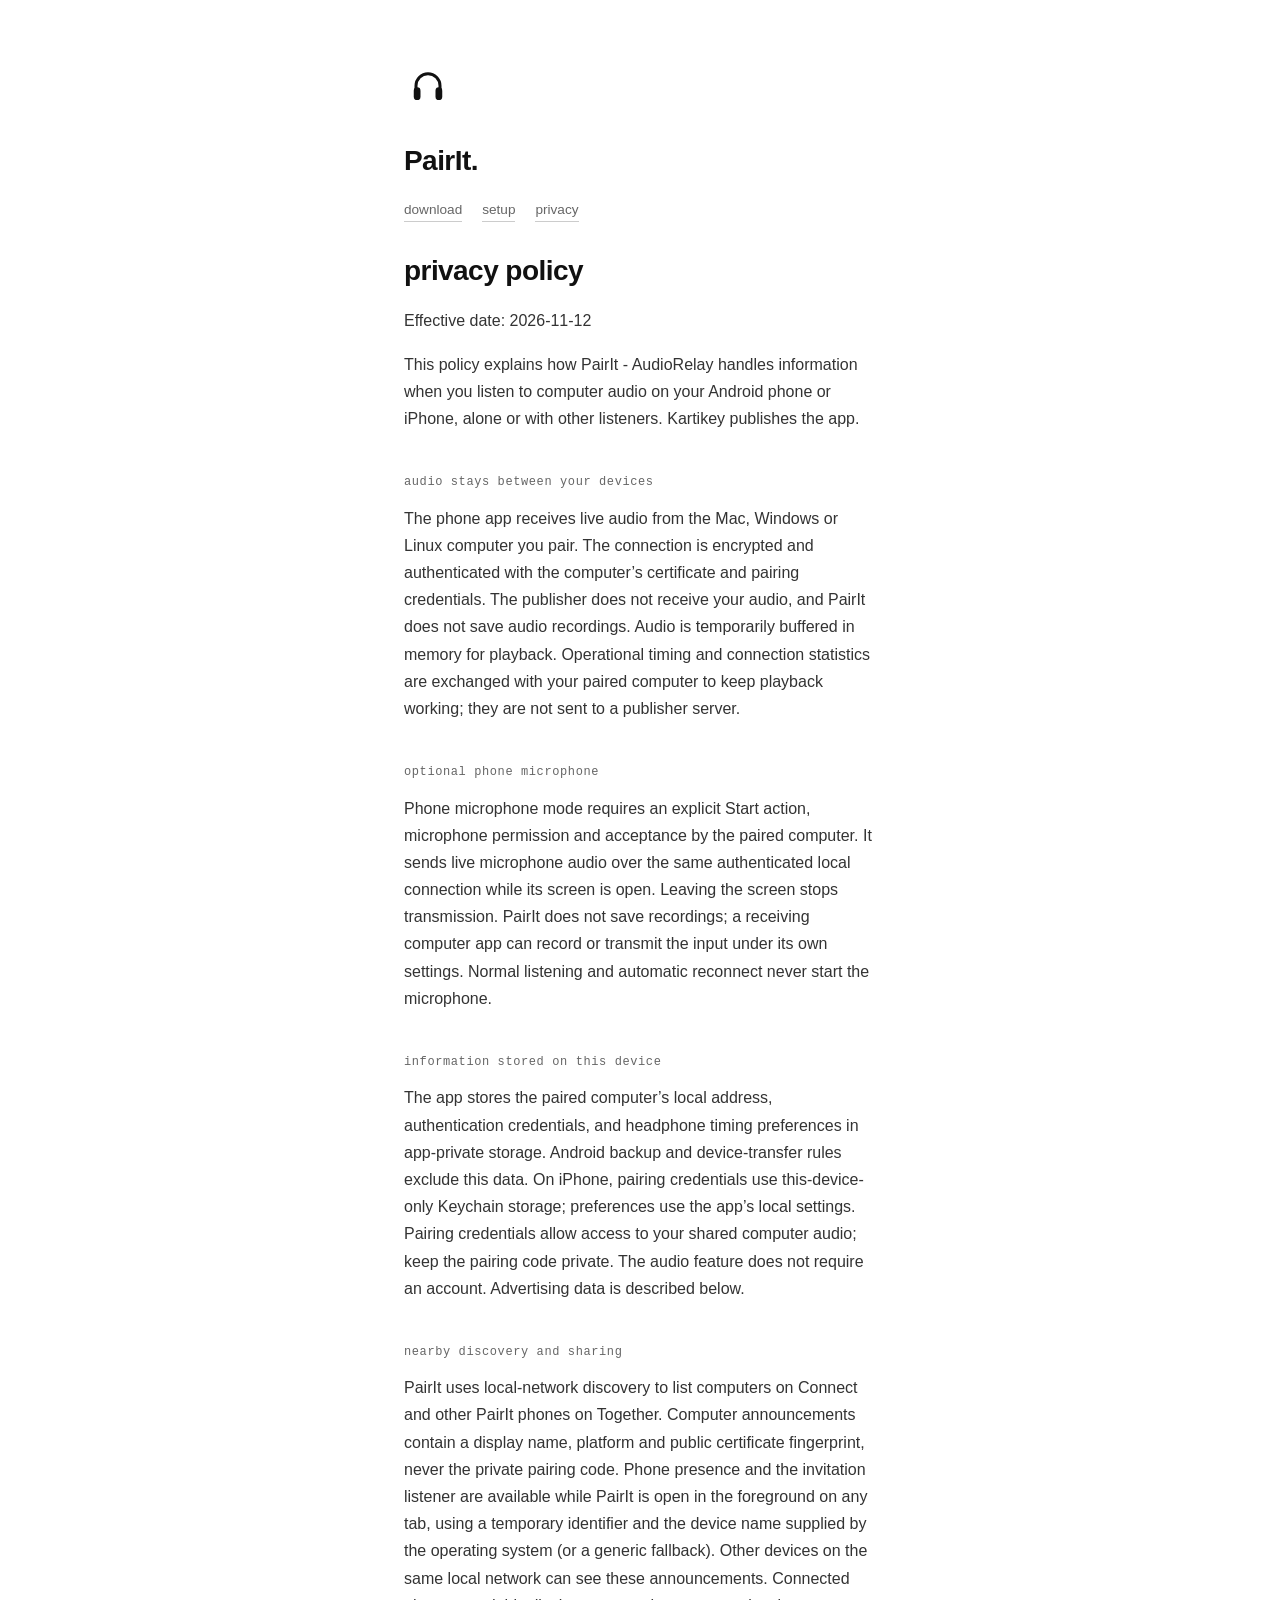
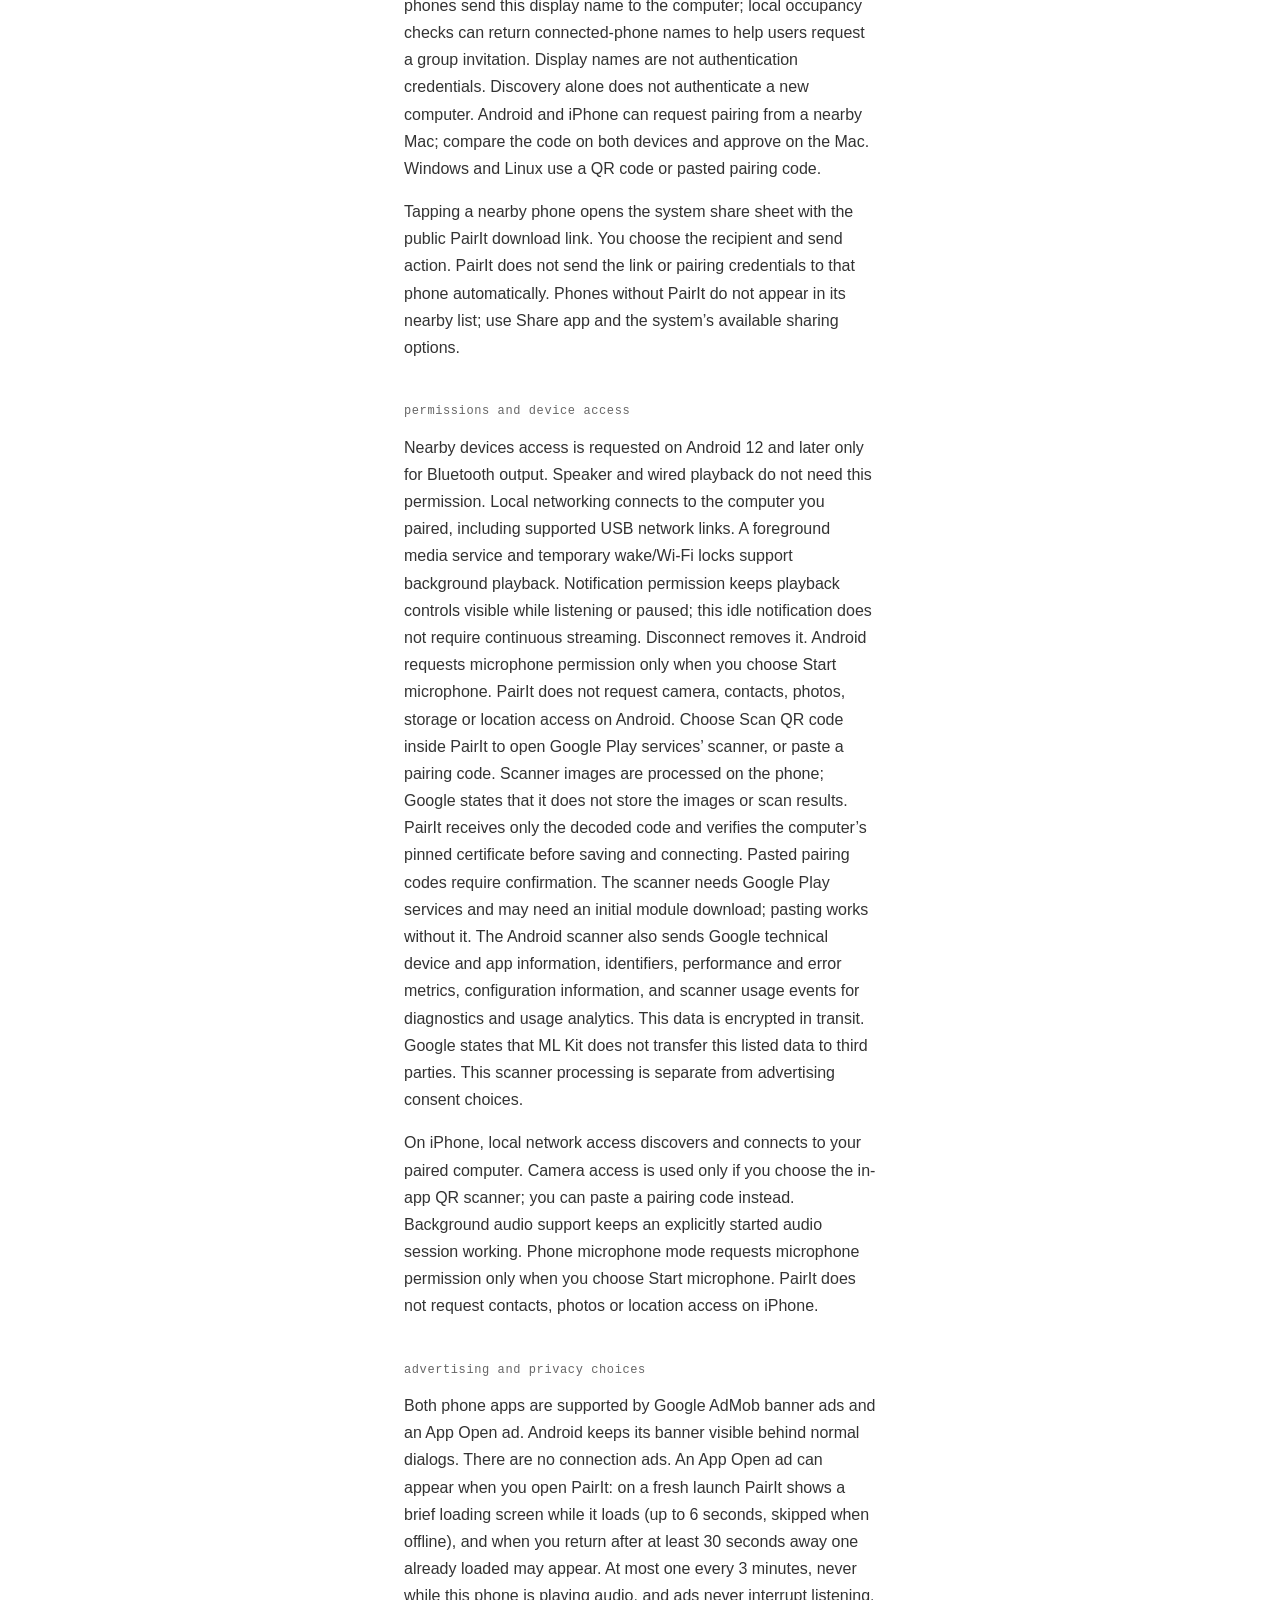
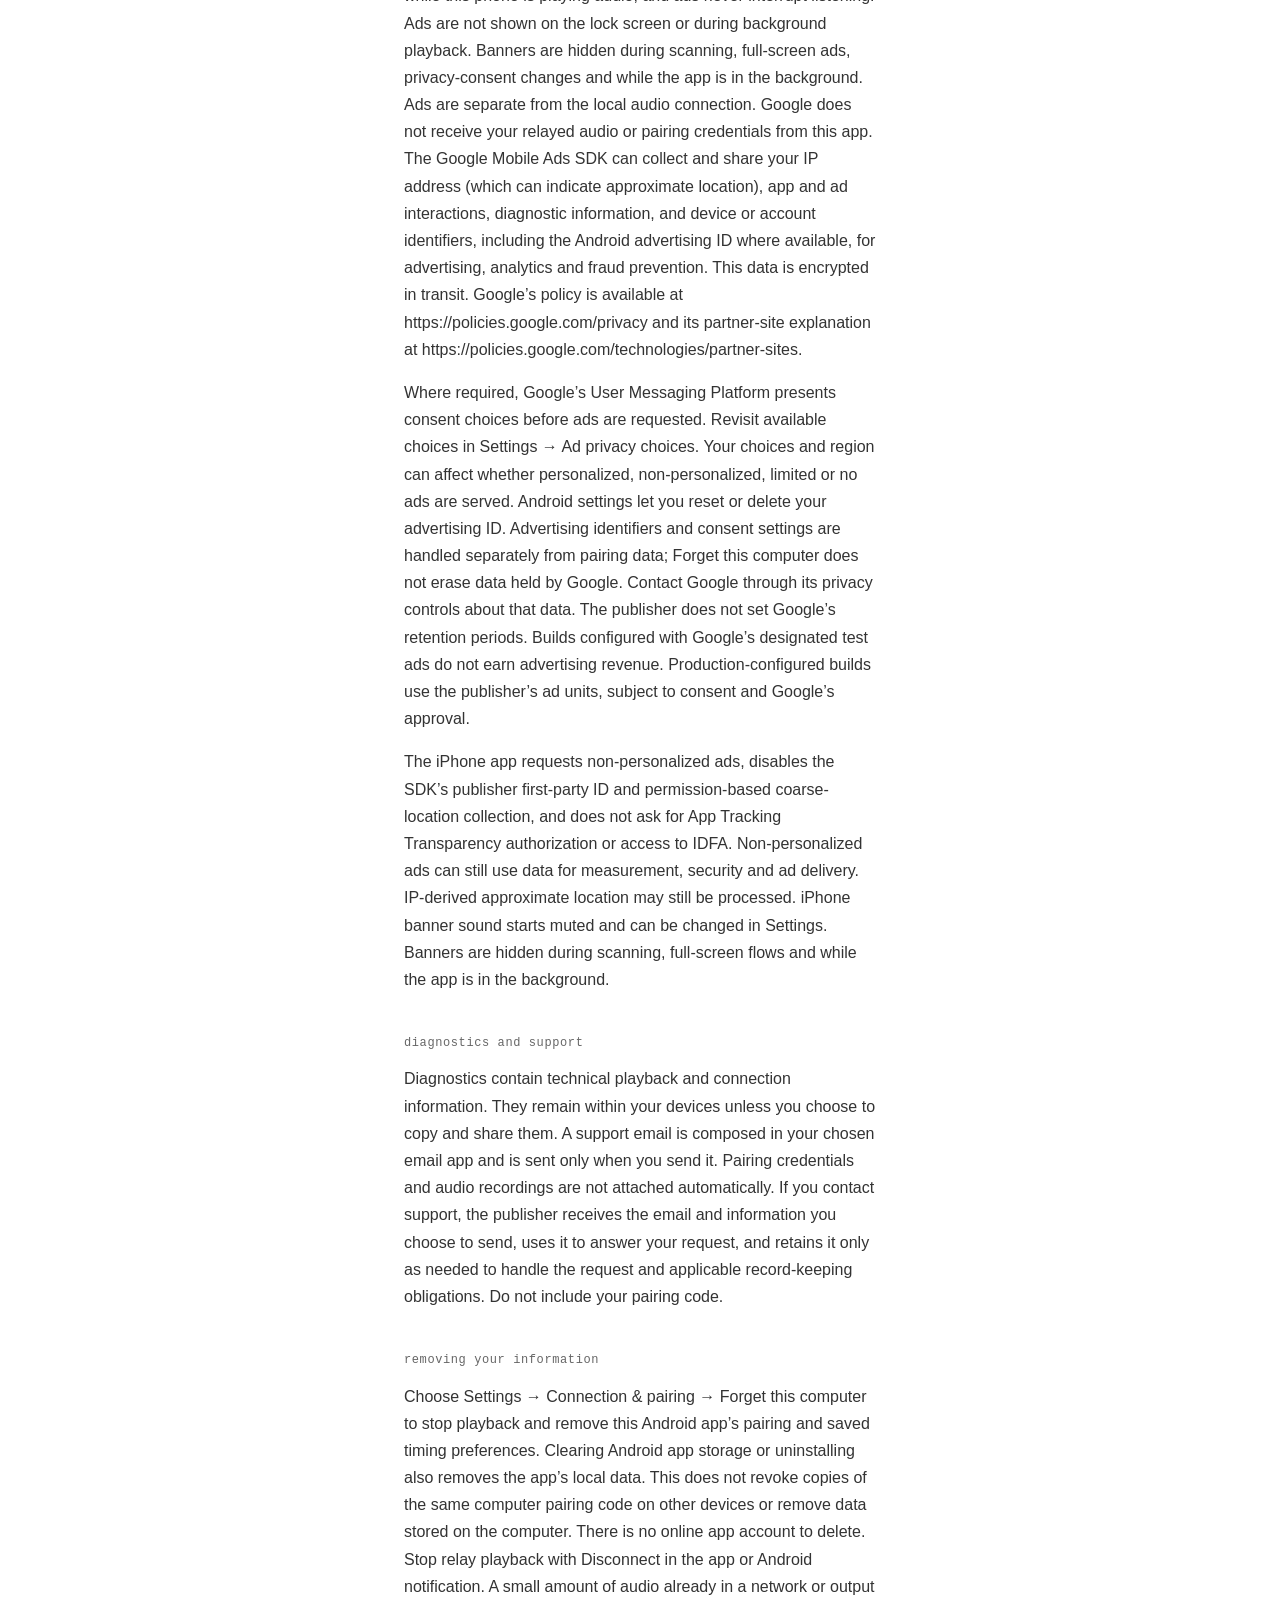
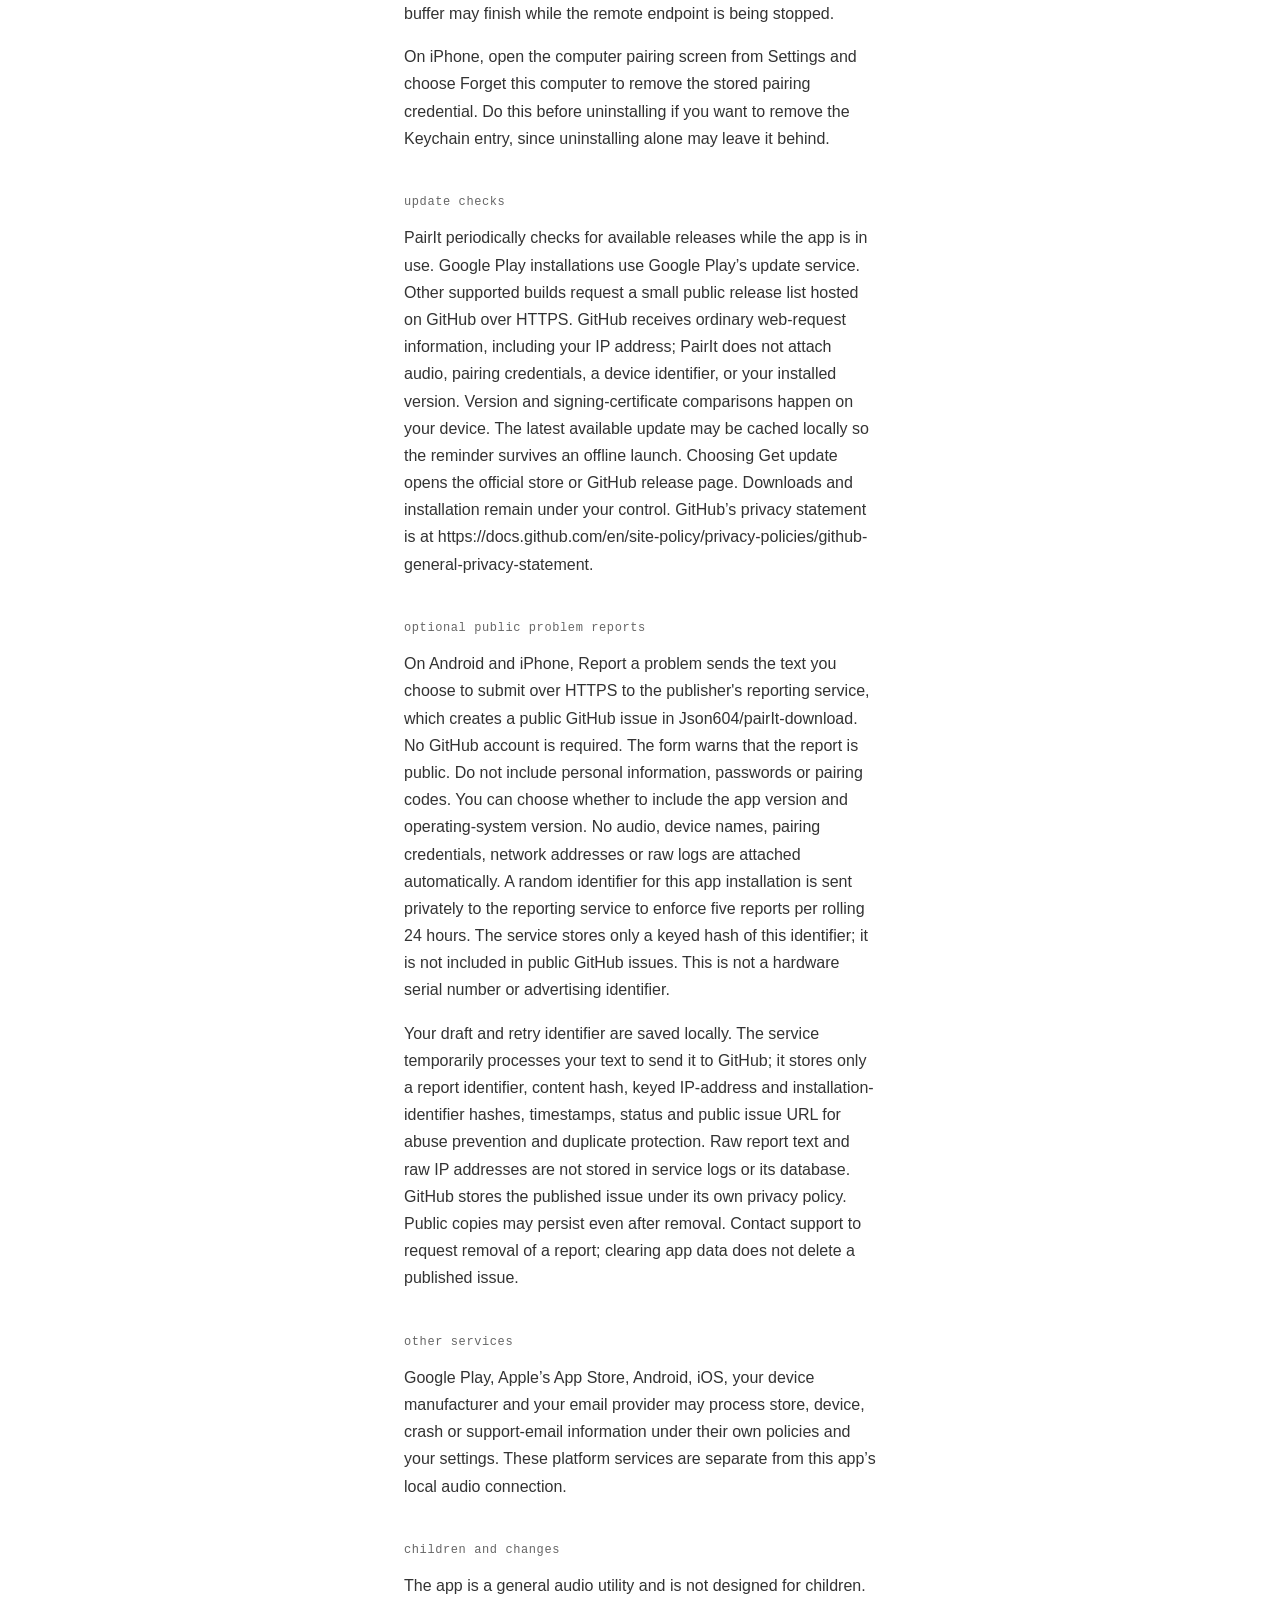
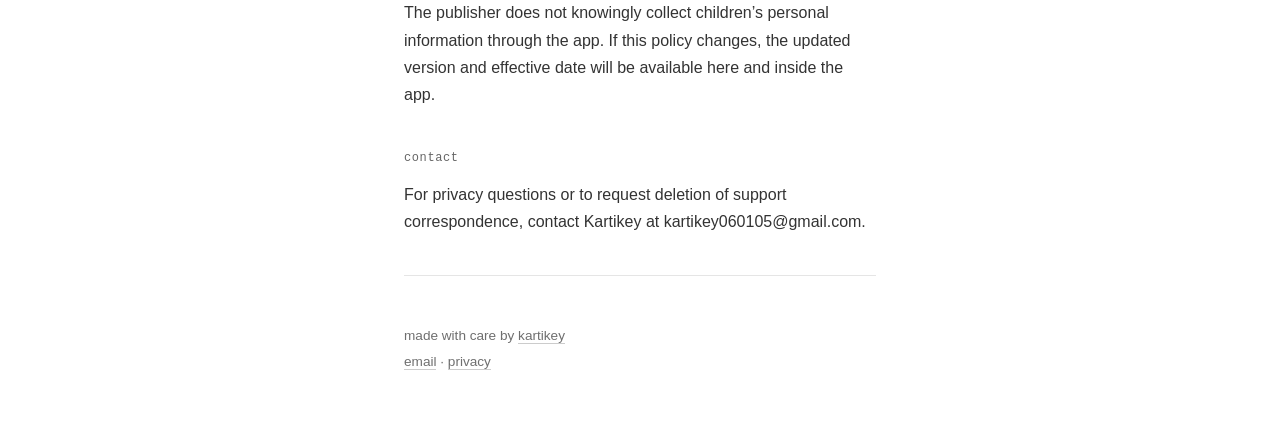
<file: site/privacy.html>
<!doctype html><html lang="en"><head><meta charset="utf-8"><meta name="viewport" content="width=device-width,initial-scale=1"><meta name="theme-color" content="#ffffff"><title>privacy policy — PairIt</title><meta name="description" content="Computer audio through your phone. Listen on your own, or together."><meta property="og:title" content="PairIt - AudioRelay"><meta property="og:description" content="Computer audio through your phone’s speakers or connected headphones."><meta property="og:image" content="https://pairit.kartikey.xyz/feature.png"><meta property="og:type" content="website"><link rel="icon" href="/favicon.ico?v=27" sizes="any"><link rel="icon" type="image/png" sizes="96x96" href="/favicon.png?v=27"><link rel="apple-touch-icon" sizes="180x180" href="/apple-touch-icon.png?v=27"><link rel="stylesheet" href="style.css?v=27"></head><body><a class="skip-link" href="#main">Skip to content</a><main id="main"><header><a href="./" aria-label="PairIt home"><img class="brand" src="icon.svg?v=27" alt="" width="48" height="48"></a><h1>PairIt<span class="dot" aria-hidden="true">.</span></h1><nav class="links" aria-label="Links"><a href="downloads.html">download</a><a href="support.html">setup</a><a href="privacy.html">privacy</a></nav></header><h1>privacy policy</h1><p>Effective date: 2026-11-12</p><p>This policy explains how PairIt - AudioRelay handles information when you listen to computer audio on your Android phone or iPhone, alone or with other listeners. Kartikey publishes the app.</p><h2>Audio stays between your devices</h2><p>The phone app receives live audio from the Mac, Windows or Linux computer you pair. The connection is encrypted and authenticated with the computer’s certificate and pairing credentials. The publisher does not receive your audio, and PairIt does not save audio recordings. Audio is temporarily buffered in memory for playback. Operational timing and connection statistics are exchanged with your paired computer to keep playback working; they are not sent to a publisher server.</p><h2>Optional phone microphone</h2><p>Phone microphone mode requires an explicit Start action, microphone permission and acceptance by the paired computer. It sends live microphone audio over the same authenticated local connection while its screen is open. Leaving the screen stops transmission. PairIt does not save recordings; a receiving computer app can record or transmit the input under its own settings. Normal listening and automatic reconnect never start the microphone.</p><h2>Information stored on this device</h2><p>The app stores the paired computer’s local address, authentication credentials, and headphone timing preferences in app-private storage. Android backup and device-transfer rules exclude this data. On iPhone, pairing credentials use this-device-only Keychain storage; preferences use the app’s local settings. Pairing credentials allow access to your shared computer audio; keep the pairing code private. The audio feature does not require an account. Advertising data is described below.</p><h2>Nearby discovery and sharing</h2><p>PairIt uses local-network discovery to list computers on Connect and other PairIt phones on Together. Computer announcements contain a display name, platform and public certificate fingerprint, never the private pairing code. Phone presence and the invitation listener are available while PairIt is open in the foreground on any tab, using a temporary identifier and the device name supplied by the operating system (or a generic fallback). Other devices on the same local network can see these announcements. Connected phones send this display name to the computer; local occupancy checks can return connected-phone names to help users request a group invitation. Display names are not authentication credentials. Discovery alone does not authenticate a new computer. Android and iPhone can request pairing from a nearby Mac; compare the code on both devices and approve on the Mac. Windows and Linux use a QR code or pasted pairing code.</p><p>Tapping a nearby phone opens the system share sheet with the public PairIt download link. You choose the recipient and send action. PairIt does not send the link or pairing credentials to that phone automatically. Phones without PairIt do not appear in its nearby list; use Share app and the system’s available sharing options.</p><h2>Permissions and device access</h2><p>Nearby devices access is requested on Android 12 and later only for Bluetooth output. Speaker and wired playback do not need this permission. Local networking connects to the computer you paired, including supported USB network links. A foreground media service and temporary wake/Wi-Fi locks support background playback. Notification permission keeps playback controls visible while listening or paused; this idle notification does not require continuous streaming. Disconnect removes it. Android requests microphone permission only when you choose Start microphone. PairIt does not request camera, contacts, photos, storage or location access on Android. Choose Scan QR code inside PairIt to open Google Play services’ scanner, or paste a pairing code. Scanner images are processed on the phone; Google states that it does not store the images or scan results. PairIt receives only the decoded code and verifies the computer’s pinned certificate before saving and connecting. Pasted pairing codes require confirmation. The scanner needs Google Play services and may need an initial module download; pasting works without it. The Android scanner also sends Google technical device and app information, identifiers, performance and error metrics, configuration information, and scanner usage events for diagnostics and usage analytics. This data is encrypted in transit. Google states that ML Kit does not transfer this listed data to third parties. This scanner processing is separate from advertising consent choices.</p><p>On iPhone, local network access discovers and connects to your paired computer. Camera access is used only if you choose the in-app QR scanner; you can paste a pairing code instead. Background audio support keeps an explicitly started audio session working. Phone microphone mode requests microphone permission only when you choose Start microphone. PairIt does not request contacts, photos or location access on iPhone.</p><h2>Advertising and privacy choices</h2><p>Both phone apps are supported by Google AdMob banner ads and an App Open ad. Android keeps its banner visible behind normal dialogs. There are no connection ads. An App Open ad can appear when you open PairIt: on a fresh launch PairIt shows a brief loading screen while it loads (up to 6 seconds, skipped when offline), and when you return after at least 30 seconds away one already loaded may appear. At most one every 3 minutes, never while this phone is playing audio, and ads never interrupt listening. Ads are not shown on the lock screen or during background playback. Banners are hidden during scanning, full-screen ads, privacy-consent changes and while the app is in the background. Ads are separate from the local audio connection. Google does not receive your relayed audio or pairing credentials from this app. The Google Mobile Ads SDK can collect and share your IP address (which can indicate approximate location), app and ad interactions, diagnostic information, and device or account identifiers, including the Android advertising ID where available, for advertising, analytics and fraud prevention. This data is encrypted in transit. Google’s policy is available at https://policies.google.com/privacy and its partner-site explanation at https://policies.google.com/technologies/partner-sites.</p><p>Where required, Google’s User Messaging Platform presents consent choices before ads are requested. Revisit available choices in Settings → Ad privacy choices. Your choices and region can affect whether personalized, non-personalized, limited or no ads are served. Android settings let you reset or delete your advertising ID. Advertising identifiers and consent settings are handled separately from pairing data; Forget this computer does not erase data held by Google. Contact Google through its privacy controls about that data. The publisher does not set Google’s retention periods. Builds configured with Google’s designated test ads do not earn advertising revenue. Production-configured builds use the publisher’s ad units, subject to consent and Google’s approval.</p><p>The iPhone app requests non-personalized ads, disables the SDK’s publisher first-party ID and permission-based coarse-location collection, and does not ask for App Tracking Transparency authorization or access to IDFA. Non-personalized ads can still use data for measurement, security and ad delivery. IP-derived approximate location may still be processed. iPhone banner sound starts muted and can be changed in Settings. Banners are hidden during scanning, full-screen flows and while the app is in the background.</p><h2>Diagnostics and support</h2><p>Diagnostics contain technical playback and connection information. They remain within your devices unless you choose to copy and share them. A support email is composed in your chosen email app and is sent only when you send it. Pairing credentials and audio recordings are not attached automatically. If you contact support, the publisher receives the email and information you choose to send, uses it to answer your request, and retains it only as needed to handle the request and applicable record-keeping obligations. Do not include your pairing code.</p><h2>Removing your information</h2><p>Choose Settings → Connection &amp; pairing → Forget this computer to stop playback and remove this Android app’s pairing and saved timing preferences. Clearing Android app storage or uninstalling also removes the app’s local data. This does not revoke copies of the same computer pairing code on other devices or remove data stored on the computer. There is no online app account to delete. Stop relay playback with Disconnect in the app or Android notification. A small amount of audio already in a network or output buffer may finish while the remote endpoint is being stopped.</p><p>On iPhone, open the computer pairing screen from Settings and choose Forget this computer to remove the stored pairing credential. Do this before uninstalling if you want to remove the Keychain entry, since uninstalling alone may leave it behind.</p><h2>Update checks</h2><p>PairIt periodically checks for available releases while the app is in use. Google Play installations use Google Play’s update service. Other supported builds request a small public release list hosted on GitHub over HTTPS. GitHub receives ordinary web-request information, including your IP address; PairIt does not attach audio, pairing credentials, a device identifier, or your installed version. Version and signing-certificate comparisons happen on your device. The latest available update may be cached locally so the reminder survives an offline launch. Choosing Get update opens the official store or GitHub release page. Downloads and installation remain under your control. GitHub’s privacy statement is at https://docs.github.com/en/site-policy/privacy-policies/github-general-privacy-statement.</p><h2>Optional public problem reports</h2><p>On Android and iPhone, Report a problem sends the text you choose to submit over HTTPS to the publisher&#x27;s reporting service, which creates a public GitHub issue in Json604/pairIt-download. No GitHub account is required. The form warns that the report is public. Do not include personal information, passwords or pairing codes. You can choose whether to include the app version and operating-system version. No audio, device names, pairing credentials, network addresses or raw logs are attached automatically. A random identifier for this app installation is sent privately to the reporting service to enforce five reports per rolling 24 hours. The service stores only a keyed hash of this identifier; it is not included in public GitHub issues. This is not a hardware serial number or advertising identifier.</p><p>Your draft and retry identifier are saved locally. The service temporarily processes your text to send it to GitHub; it stores only a report identifier, content hash, keyed IP-address and installation-identifier hashes, timestamps, status and public issue URL for abuse prevention and duplicate protection. Raw report text and raw IP addresses are not stored in service logs or its database. GitHub stores the published issue under its own privacy policy. Public copies may persist even after removal. Contact support to request removal of a report; clearing app data does not delete a published issue.</p><h2>Other services</h2><p>Google Play, Apple’s App Store, Android, iOS, your device manufacturer and your email provider may process store, device, crash or support-email information under their own policies and your settings. These platform services are separate from this app’s local audio connection.</p><h2>Children and changes</h2><p>The app is a general audio utility and is not designed for children. The publisher does not knowingly collect children’s personal information through the app. If this policy changes, the updated version and effective date will be available here and inside the app.</p><h2>Contact</h2><p>For privacy questions or to request deletion of support correspondence, contact Kartikey at kartikey060105@gmail.com.</p><hr><footer><p>made with care by <a href="https://kartikey.xyz">kartikey</a></p><p><a href="mailto:kartikey060105@gmail.com">email</a> · <a href="privacy.html">privacy</a></p></footer></main></body></html>
</file>
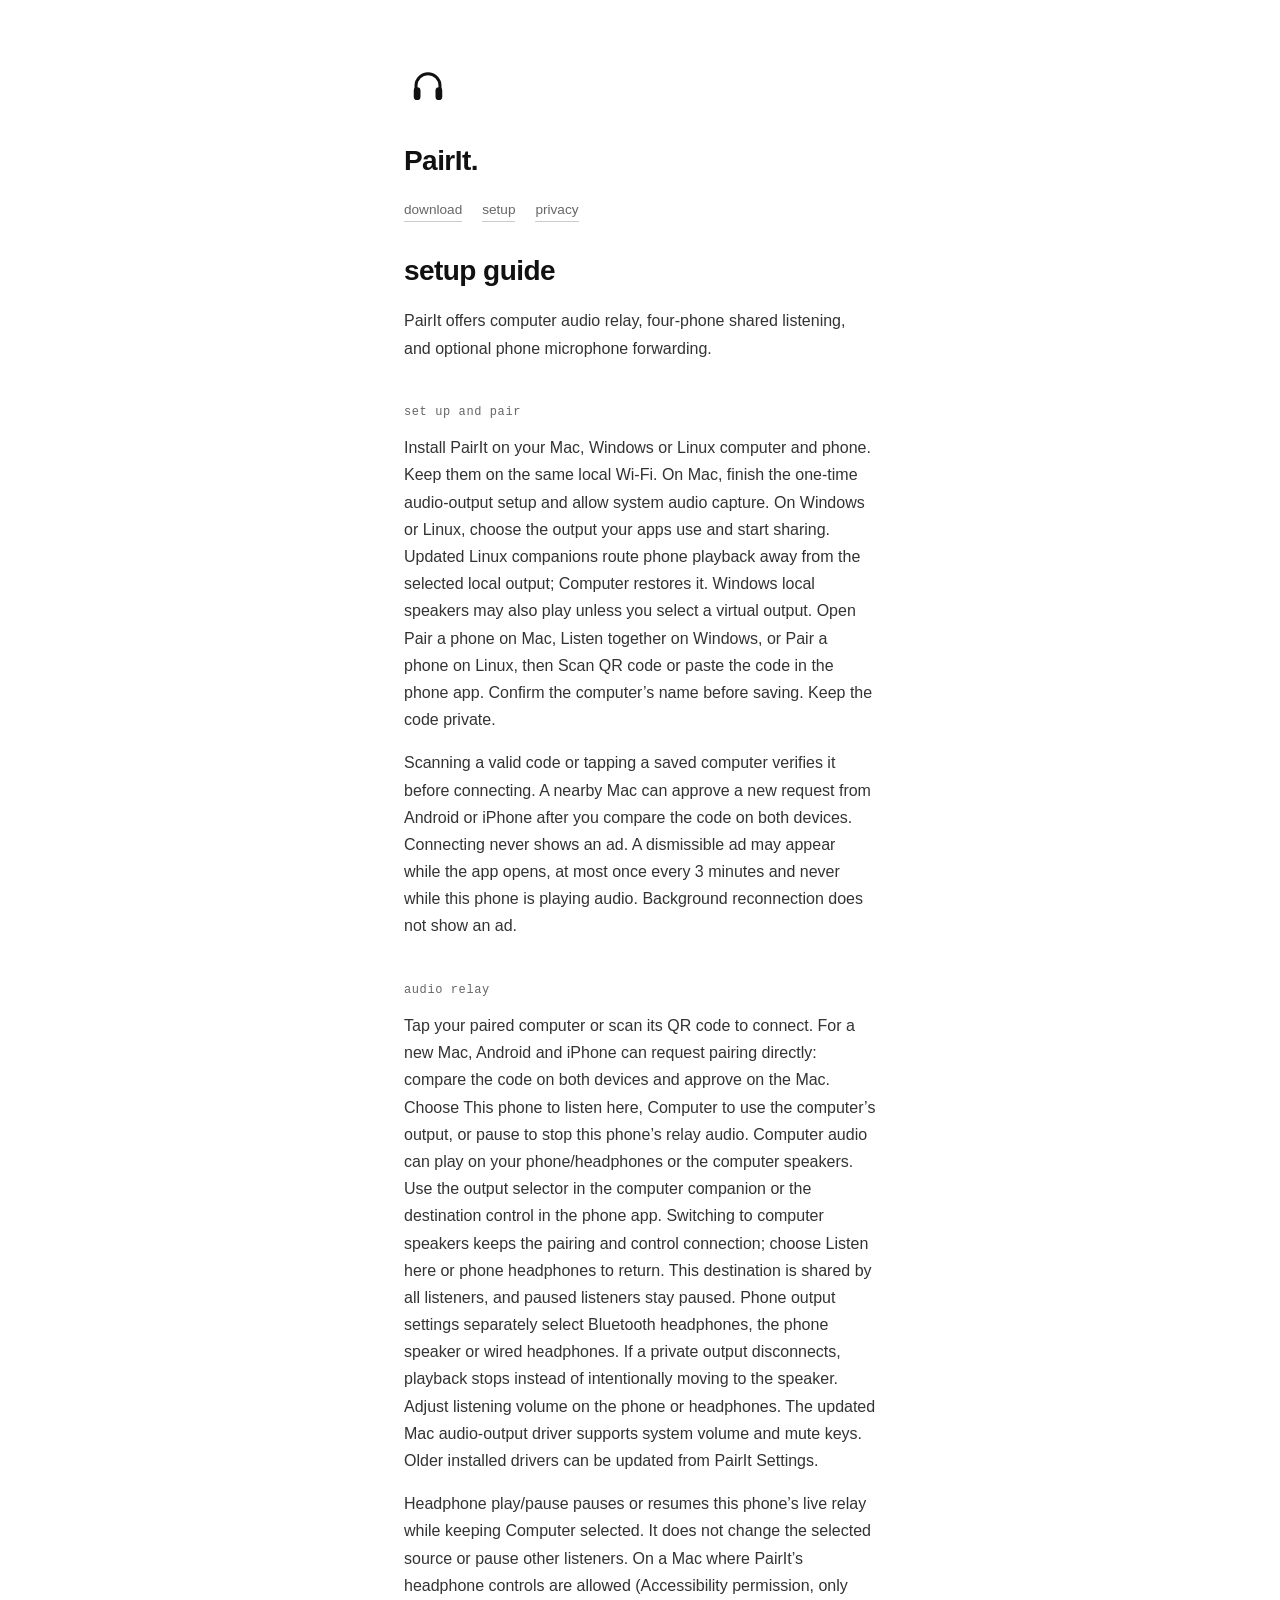
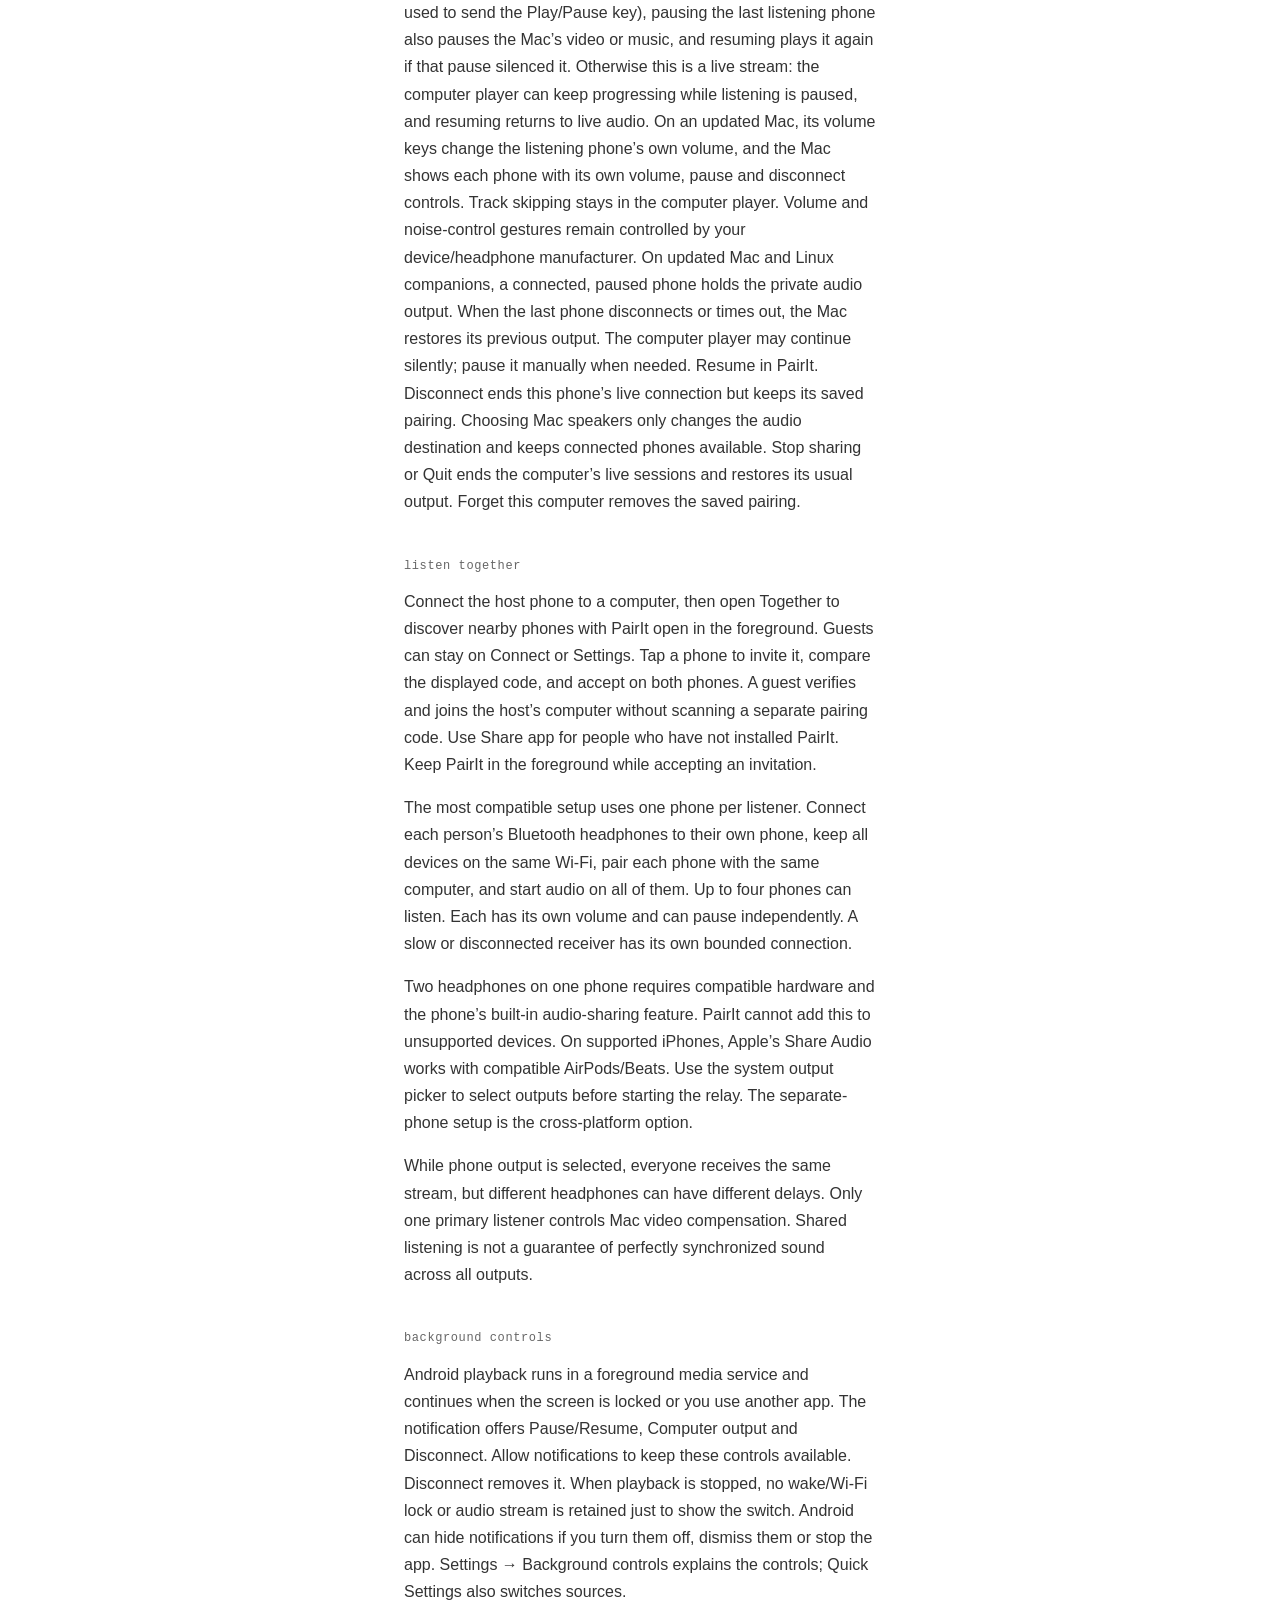
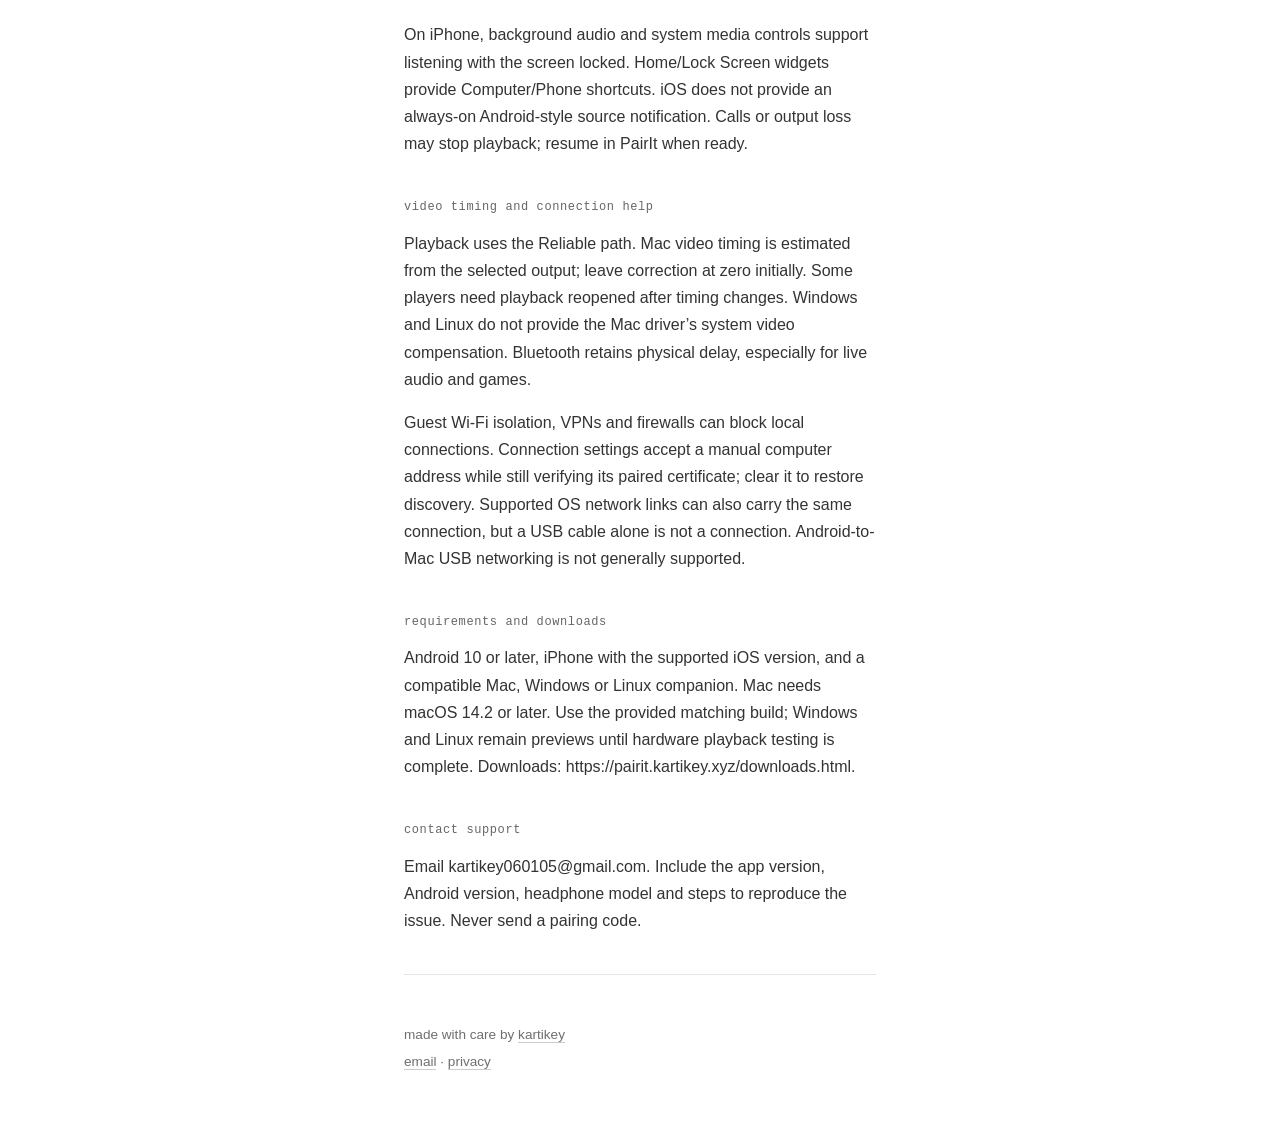
<file: site/support.html>
<!doctype html><html lang="en"><head><meta charset="utf-8"><meta name="viewport" content="width=device-width,initial-scale=1"><meta name="theme-color" content="#ffffff"><title>setup guide — PairIt</title><meta name="description" content="Computer audio through your phone. Listen on your own, or together."><meta property="og:title" content="PairIt - AudioRelay"><meta property="og:description" content="Computer audio through your phone’s speakers or connected headphones."><meta property="og:image" content="https://pairit.kartikey.xyz/feature.png"><meta property="og:type" content="website"><link rel="icon" href="/favicon.ico?v=27" sizes="any"><link rel="icon" type="image/png" sizes="96x96" href="/favicon.png?v=27"><link rel="apple-touch-icon" sizes="180x180" href="/apple-touch-icon.png?v=27"><link rel="stylesheet" href="style.css?v=27"></head><body><a class="skip-link" href="#main">Skip to content</a><main id="main"><header><a href="./" aria-label="PairIt home"><img class="brand" src="icon.svg?v=27" alt="" width="48" height="48"></a><h1>PairIt<span class="dot" aria-hidden="true">.</span></h1><nav class="links" aria-label="Links"><a href="downloads.html">download</a><a href="support.html">setup</a><a href="privacy.html">privacy</a></nav></header><h1>setup guide</h1><p>PairIt offers computer audio relay, four-phone shared listening, and optional phone microphone forwarding.</p><h2>Set up and pair</h2><p>Install PairIt on your Mac, Windows or Linux computer and phone. Keep them on the same local Wi-Fi. On Mac, finish the one-time audio-output setup and allow system audio capture. On Windows or Linux, choose the output your apps use and start sharing. Updated Linux companions route phone playback away from the selected local output; Computer restores it. Windows local speakers may also play unless you select a virtual output. Open Pair a phone on Mac, Listen together on Windows, or Pair a phone on Linux, then Scan QR code or paste the code in the phone app. Confirm the computer’s name before saving. Keep the code private.</p><p>Scanning a valid code or tapping a saved computer verifies it before connecting. A nearby Mac can approve a new request from Android or iPhone after you compare the code on both devices. Connecting never shows an ad. A dismissible ad may appear while the app opens, at most once every 3 minutes and never while this phone is playing audio. Background reconnection does not show an ad.</p><h2>Audio relay</h2><p>Tap your paired computer or scan its QR code to connect. For a new Mac, Android and iPhone can request pairing directly: compare the code on both devices and approve on the Mac. Choose This phone to listen here, Computer to use the computer’s output, or pause to stop this phone’s relay audio. Computer audio can play on your phone/headphones or the computer speakers. Use the output selector in the computer companion or the destination control in the phone app. Switching to computer speakers keeps the pairing and control connection; choose Listen here or phone headphones to return. This destination is shared by all listeners, and paused listeners stay paused. Phone output settings separately select Bluetooth headphones, the phone speaker or wired headphones. If a private output disconnects, playback stops instead of intentionally moving to the speaker. Adjust listening volume on the phone or headphones. The updated Mac audio-output driver supports system volume and mute keys. Older installed drivers can be updated from PairIt Settings.</p><p>Headphone play/pause pauses or resumes this phone’s live relay while keeping Computer selected. It does not change the selected source or pause other listeners. On a Mac where PairIt’s headphone controls are allowed (Accessibility permission, only used to send the Play/Pause key), pausing the last listening phone also pauses the Mac’s video or music, and resuming plays it again if that pause silenced it. Otherwise this is a live stream: the computer player can keep progressing while listening is paused, and resuming returns to live audio. On an updated Mac, its volume keys change the listening phone’s own volume, and the Mac shows each phone with its own volume, pause and disconnect controls. Track skipping stays in the computer player. Volume and noise-control gestures remain controlled by your device/headphone manufacturer. On updated Mac and Linux companions, a connected, paused phone holds the private audio output. When the last phone disconnects or times out, the Mac restores its previous output. The computer player may continue silently; pause it manually when needed. Resume in PairIt. Disconnect ends this phone’s live connection but keeps its saved pairing. Choosing Mac speakers only changes the audio destination and keeps connected phones available. Stop sharing or Quit ends the computer’s live sessions and restores its usual output. Forget this computer removes the saved pairing.</p><h2>Listen together</h2><p>Connect the host phone to a computer, then open Together to discover nearby phones with PairIt open in the foreground. Guests can stay on Connect or Settings. Tap a phone to invite it, compare the displayed code, and accept on both phones. A guest verifies and joins the host’s computer without scanning a separate pairing code. Use Share app for people who have not installed PairIt. Keep PairIt in the foreground while accepting an invitation.</p><p>The most compatible setup uses one phone per listener. Connect each person’s Bluetooth headphones to their own phone, keep all devices on the same Wi-Fi, pair each phone with the same computer, and start audio on all of them. Up to four phones can listen. Each has its own volume and can pause independently. A slow or disconnected receiver has its own bounded connection.</p><p>Two headphones on one phone requires compatible hardware and the phone’s built-in audio-sharing feature. PairIt cannot add this to unsupported devices. On supported iPhones, Apple’s Share Audio works with compatible AirPods/Beats. Use the system output picker to select outputs before starting the relay. The separate-phone setup is the cross-platform option.</p><p>While phone output is selected, everyone receives the same stream, but different headphones can have different delays. Only one primary listener controls Mac video compensation. Shared listening is not a guarantee of perfectly synchronized sound across all outputs.</p><h2>Background controls</h2><p>Android playback runs in a foreground media service and continues when the screen is locked or you use another app. The notification offers Pause/Resume, Computer output and Disconnect. Allow notifications to keep these controls available. Disconnect removes it. When playback is stopped, no wake/Wi-Fi lock or audio stream is retained just to show the switch. Android can hide notifications if you turn them off, dismiss them or stop the app. Settings → Background controls explains the controls; Quick Settings also switches sources.</p><p>On iPhone, background audio and system media controls support listening with the screen locked. Home/Lock Screen widgets provide Computer/Phone shortcuts. iOS does not provide an always-on Android-style source notification. Calls or output loss may stop playback; resume in PairIt when ready.</p><h2>Video timing and connection help</h2><p>Playback uses the Reliable path. Mac video timing is estimated from the selected output; leave correction at zero initially. Some players need playback reopened after timing changes. Windows and Linux do not provide the Mac driver’s system video compensation. Bluetooth retains physical delay, especially for live audio and games.</p><p>Guest Wi-Fi isolation, VPNs and firewalls can block local connections. Connection settings accept a manual computer address while still verifying its paired certificate; clear it to restore discovery. Supported OS network links can also carry the same connection, but a USB cable alone is not a connection. Android-to-Mac USB networking is not generally supported.</p><h2>Requirements and downloads</h2><p>Android 10 or later, iPhone with the supported iOS version, and a compatible Mac, Windows or Linux companion. Mac needs macOS 14.2 or later. Use the provided matching build; Windows and Linux remain previews until hardware playback testing is complete. Downloads: https://pairit.kartikey.xyz/downloads.html.</p><h2>Contact support</h2><p>Email kartikey060105@gmail.com. Include the app version, Android version, headphone model and steps to reproduce the issue. Never send a pairing code.</p><hr><footer><p>made with care by <a href="https://kartikey.xyz">kartikey</a></p><p><a href="mailto:kartikey060105@gmail.com">email</a> · <a href="privacy.html">privacy</a></p></footer></main></body></html>
</file>
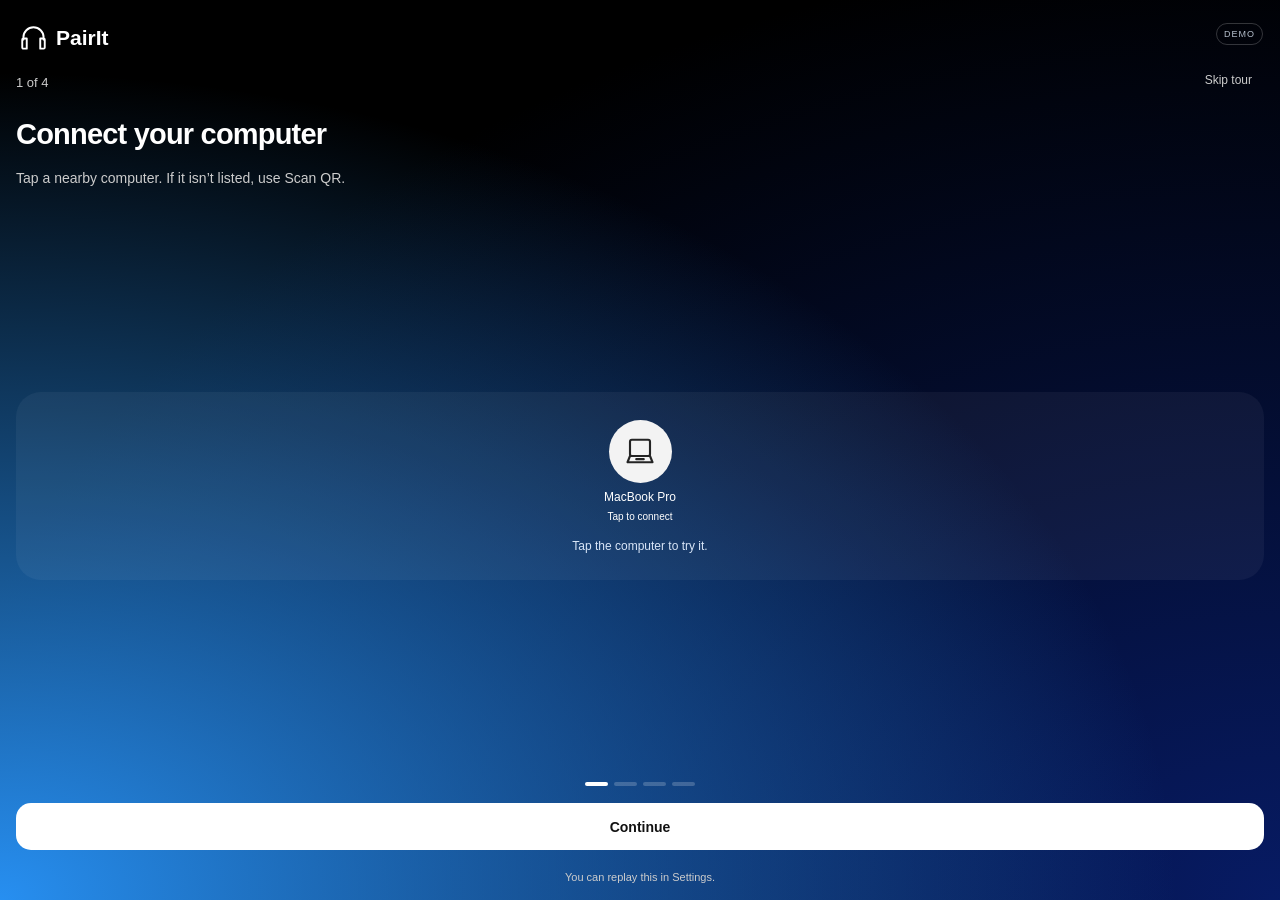
<file: design/tutorial/quick-tour.html>
<!doctype html><html lang="en"><head><meta charset="utf-8"><meta name="viewport" content="width=device-width,initial-scale=1,viewport-fit=cover"><meta http-equiv="Content-Security-Policy" content="default-src 'none'; script-src 'unsafe-inline'; style-src 'unsafe-inline'; img-src data:; connect-src 'none'; frame-src 'none'; form-action 'none'; base-uri 'none'"><title>PairIt · Try it first</title><style>
*{box-sizing:border-box}body{margin:0;background:#e9edf1;color:#161719;font:15px -apple-system,BlinkMacSystemFont,'Segoe UI',sans-serif}button{font:inherit;cursor:pointer;border:0;color:inherit}button:active{transform:scale(.98)}button:focus-visible{outline:3px solid #73b8ff;outline-offset:3px}button{transition:transform 130ms ease-out}svg{width:23px;height:23px;fill:none;stroke:currentColor;stroke-width:1.7;stroke-linecap:round;stroke-linejoin:round}.defs{display:none}.layout{max-width:1150px;margin:auto;display:grid;grid-template-columns:300px 390px 230px;gap:48px;padding:38px 24px;align-items:center}.eyebrow{font-size:11px;letter-spacing:2px;color:#68717c;text-transform:uppercase}h1{font-size:29px;letter-spacing:-1px;line-height:1.12;margin:13px 0}p{line-height:1.55;color:#646b74}.options{display:grid;gap:9px;margin:27px 0}.option{text-align:left;background:transparent;padding:15px;border:1px solid #ccd1d6;border-radius:15px;display:grid;gap:6px}.option b{font-size:15px}.option small{color:#67707b;line-height:1.4}.option.active{background:#fff;border-color:#202124;box-shadow:0 4px 15px #00000008}.switch{display:flex;padding:4px;border:1px solid #cbd0d5;border-radius:11px;gap:4px}.switch button{padding:9px 12px;flex:1;background:transparent;border-radius:7px;font-size:13px}.switch .active{background:#171717;color:white}.secondary{padding:11px 15px;background:white;border:1px solid #cbd0d5;border-radius:10px}.foot{font-size:12px;color:#787f87}.phone{position:relative;width:376px;height:790px;border:7px solid #232626;border-radius:44px;overflow:hidden;color:#fff;background:radial-gradient(ellipse at 0% 100%,#278ff1,transparent 65%),radial-gradient(ellipse at 100% 100%,#071b64,transparent 75%),#000;box-shadow:0 25px 50px #27374720;isolation:isolate}.status{height:36px;display:flex;justify-content:space-between;padding:13px 23px 0;font-size:12px;font-weight:650}.brand{display:flex;gap:9px;align-items:center;padding:17px 20px 0;font-size:21px;font-weight:650}.brand svg{width:27px;height:27px}.app{height:calc(100% - 88px);display:flex;flex-direction:column;padding:20px 16px 13px;gap:12px}.heading{font-size:25px;font-weight:650;letter-spacing:-.7px;margin:0}.sub{font-size:13px;margin:4px 0 0;color:#ccc}.radar{position:relative;flex:1;min-height:150px;display:flex;flex-direction:column;align-items:center;justify-content:space-between;padding:18px 0 0}.radar:before{content:'';position:absolute;inset:0;z-index:-1;background-image:radial-gradient(#c6deff77 .8px,transparent 1px);background-size:20px 20px;mask-image:radial-gradient(ellipse at 50% 95%,black,transparent 75%)}.device{background:none;color:white;display:grid;justify-items:center;gap:7px;font-size:12px;padding:4px 12px}.disc{width:63px;height:63px;background:#f3f3f3;color:#242424;border-radius:50%;display:grid;place-items:center}.disc svg{width:30px;height:30px}.self{display:grid;justify-items:center;gap:6px;font-size:11px}.self .disc{width:41px;height:41px;background:#ffffff12;border:1px solid #ffffff55;color:white}.self svg{width:23px;height:23px}.count{font-size:11px;text-align:center;margin:0 0 2px}.card{position:relative;background:#f6f6f8;color:#171719;border-radius:25px;padding:16px;display:grid;gap:12px;flex-shrink:0}.card h3{margin:0;font-size:17px;letter-spacing:-.3px}.card p{margin:3px 0 0;font-size:12px;color:#666}.primary{background:#111;color:white;border-radius:15px;min-height:47px;padding:12px 15px;font-size:14px;font-weight:550;display:flex;align-items:center;justify-content:center;gap:9px;width:100%}.quiet{background:#eaeaec;border-radius:12px;padding:11px;min-height:44px}.tiles{display:flex;gap:6px}.tiles button{display:grid;justify-items:center;gap:7px;flex:1;background:#eeeef0;padding:10px 3px;border-radius:12px;min-height:64px;font-size:11px}.nav{display:flex;gap:4px;background:#111;border:1px solid #333;border-radius:34px;padding:6px;flex-shrink:0}.nav button{flex:1;background:none;color:#bcbcbc;min-height:53px;display:grid;justify-items:center;align-content:center;gap:4px;font-size:11px;border-radius:28px}.nav button.active{background:#eee;color:#111}.home{width:100px;height:4px;border-radius:8px;background:#ffffff77;margin:0 auto;flex-shrink:0}.demoTag{position:absolute;right:17px;top:59px;font-size:9px;letter-spacing:1px;color:#b7c2cf;border:1px solid #ffffff33;border-radius:20px;padding:5px 7px}.listen{flex:1;display:grid;place-content:center;justify-items:center;gap:21px}.listen>svg{width:65px;height:65px}.wave{display:flex;gap:4px;height:28px;align-items:center}.wave i{display:block;width:4px;height:20px;border-radius:4px;background:white;animation:wave .8s ease-in-out infinite alternate}.wave i:nth-child(2n){animation-delay:-.4s;height:10px}.wave i:nth-child(3n){animation-delay:-.2s;height:28px}.seg{display:flex;background:#e8e8e9;border-radius:14px;padding:4px;gap:4px}.seg button{flex:1;font-size:12px;padding:12px 5px;border-radius:11px;background:none}.seg .active{background:#111;color:#fff}.notification{border-radius:23px;background:#f5f5f7;color:#171719;padding:18px;width:100%;box-shadow:0 6px 20px #0002}.notification small{font-size:10px;color:#65666c}.notification strong{display:block;margin:12px 0 4px;font-size:17px}.notification .controls{display:flex;gap:6px;margin-top:18px}.notification .controls button{flex:1;padding:11px 5px;background:#e5e5e7;border-radius:10px;font-size:11px}.notification .controls button:first-child{background:#111;color:#fff}.coach{position:absolute;left:15px;right:15px;background:white;color:#18191b;border-radius:22px;padding:18px;z-index:6;box-shadow:0 12px 40px #0004;animation:enter .22s cubic-bezier(.22,1,.36,1)}.coach h3{font-size:20px;letter-spacing:-.6px;margin:8px 0}.coach p{font-size:13px;margin:0 0 14px;line-height:1.45;color:#666}.coach .meta{display:flex;justify-content:space-between;font-size:11px;color:#777;align-items:center}.textbutton{background:none;padding:7px 0;color:#666;font-size:12px;min-width:44px}.coach .bottom{display:flex;align-items:center;gap:12px}.coach .bottom .primary{flex:1}.coach .bottom .textbutton{flex-shrink:0}.spot{position:relative!important;z-index:5!important;box-shadow:0 0 0 5px #fff,0 0 0 1000px #000a!important;border-radius:20px}.shade{position:absolute;inset:0;background:#0009;z-index:4;pointer-events:none}.hint{border:1px solid #ffffff55;background:#10131a;color:white;padding:13px 15px;border-radius:15px;animation:enter .2s ease-out}.hint p{color:#d0d2d7;font-size:12px;margin:5px 0}.hint b{font-size:13px}.hint footer{display:flex;align-items:center;justify-content:space-between;gap:8px}.hint button{color:#fff;background:#ffffff16;padding:8px 11px;border-radius:8px;font-size:11px;min-height:36px}.deck{position:absolute;inset:95px 16px 17px;display:flex;flex-direction:column;gap:17px}.deck h2{font-size:29px;letter-spacing:-.8px;margin:0}.deck p{font-size:14px;line-height:1.5;color:#ccc;margin:0}.deck .visual{flex:1;display:flex;align-items:center;min-height:150px}.deck .visual>.card{width:100%}.deck .steps{display:flex;gap:6px;justify-content:center}.deck .steps i{height:4px;width:23px;border-radius:5px;background:#ffffff33}.deck .steps i.on{background:#fff}.deck .skip{display:flex;justify-content:space-between;align-items:center}.deck .skip button{color:#ccc;background:none;padding:12px;font-size:12px}.result{font-size:12px;text-align:center;min-height:18px;color:#727780;line-height:1.4}.result.light{color:#d9e6f8}.completion{position:absolute;inset:160px 18px auto;background:white;color:#111;padding:25px;border-radius:27px;text-align:center;z-index:7}.completion .disc{margin:0 auto 17px;background:#e9e9eb}.completion h2{font-size:26px;letter-spacing:-1px}.completion p{font-size:14px}.about h2{font-size:19px;letter-spacing:-.5px}.about p{font-size:13px}.about ol{padding-left:17px;font-size:13px;line-height:2;color:#65707b}.about .note{border-top:1px solid #ccd1d6;margin-top:24px;padding-top:15px}.success{animation:enter .2s ease-out}@keyframes enter{from{opacity:0;transform:translateY(9px)}to{opacity:1;transform:translateY(0)}}@keyframes wave{to{transform:scaleY(.4)}}@media(prefers-reduced-motion:reduce){*,*:before,*:after{animation:none!important;transition:none!important}}@media(max-width:1000px){.layout{grid-template-columns:270px 376px;gap:28px;justify-content:center}.about{grid-column:1/-1;max-width:700px}.options{margin:18px 0}}@media(max-width:720px){.layout{display:flex;flex-direction:column;padding:22px 12px;align-items:center;gap:24px}.intro{max-width:376px;width:100%}.options{grid-template-columns:repeat(3,1fr);gap:5px}.option{padding:10px}.option small{display:none}.option b{font-size:12px}.phone{max-width:100%}.about{max-width:376px}}

/* The device frame/status bar belong to the OS. The approved deck fills its safe viewport. */
html,body{height:100%;background:#000;color:#fff;margin:0;-webkit-text-size-adjust:100%}
.phone{width:100%;height:100%;min-height:560px;border:0;border-radius:0;box-shadow:none;overflow:visible}
.brand{height:59px;padding:17px 20px 0;align-items:center}
.demoTag{top:23px}
.deck{inset:59px 16px 17px}
.deck .home{display:none}
.deck .visual{width:100%}
.deck>h2,.deck>p{flex-shrink:0}
.deck .skip{min-height:42px;flex-shrink:0}
.deck .visual>.notification{width:100%}
button{touch-action:manipulation}
.deck .steps{flex-shrink:0}
@media(max-height:600px){.phone{min-height:650px}}
</style></head><body><svg class="defs"><symbol id="icon-headphones" viewBox="0 0 24 24"><path d="M3 13v-2a9 9 0 0 1 18 0v2M3 12H6v9H3a1 1 0 0 1-1-1v-7a1 1 0 0 1 1-1ZM21 12H18v9h3a1 1 0 0 0 1-1v-7a1 1 0 0 0-1-1Z"/></symbol><symbol id="icon-laptop" viewBox="0 0 24 24"><rect x="4" y="3" width="16" height="13" rx="1.5"/><path d="m4 16-2 5h20l-2-5M9 18.5h6"/></symbol><symbol id="icon-phone" viewBox="0 0 24 24"><rect x="6" y="1" width="12" height="22" rx="3"/><path d="M10 4h4M10 20h4"/></symbol><symbol id="icon-qr" viewBox="0 0 24 24"><path d="M3 3h6v6H3zM15 3h6v6h-6zM3 15h6v6H3zM15 15h3v3h3v3h-6"/></symbol><symbol id="icon-people" viewBox="0 0 24 24"><circle cx="9" cy="7" r="4"/><path d="M2 23v-3a7 7 0 0 1 14 0v3M17 3a4 4 0 0 1 0 8M20 23v-4a6 6 0 0 0-2-4"/></symbol><symbol id="icon-settings" viewBox="0 0 24 24"><path d="M3 5h18M3 12h18M3 19h18"/><circle cx="8" cy="5" r="2"/><circle cx="16" cy="12" r="2"/><circle cx="10" cy="19" r="2"/></symbol><symbol id="icon-check" viewBox="0 0 24 24"><path d="m5 12 4 4L19 6"/></symbol></svg>
<main class="phone" id="phone" aria-label="Try it first"></main><script>
const $=s=>document.querySelector(s),icon=n=>`<svg aria-hidden="true"><use href="#icon-${n}"/></svg>`;
let platform=location.hash.includes('ios')?'iOS':'Android',step=0,action=false,paused=false,computer=false,disconnected=false;
const titles=['Connect your computer','Choose where to listen','Control without opening PairIt','Bring another listener'];
const copy=['Tap a nearby computer. If it isn’t listed, use Scan QR.','Switch output without disconnecting. Output picks headphones; Audio has volume and Refresh audio.','','Open Together to find phones with PairIt nearby, then share the app. Each phone pairs with the same computer.'];
function message(){return step===2?(platform==='Android'?'Swipe down for Pause, Computer output, and Disconnect. After a call, tap Resume.':'Use Now Playing to pause or resume. Open PairIt to change output or disconnect.'):copy[step]}
function notification(){
 if(disconnected)return `<div class="notification"><small>PairIt</small><strong>Disconnected</strong><div class="controls"><button data-action="try-again">Try again</button></div></div>`;
 const state=computer?'Playing on computer':paused?'Audio paused':'Playing on phone';
 return `<div class="notification" id="target"><small>${platform==='iOS'?'NOW PLAYING':'PairIt'}</small><strong>${platform==='iOS'?'Computer audio':'MacBook Pro'}</strong><small>${platform==='iOS'?'PairIt':state}</small><div class="controls"><button data-action="pause" aria-label="${computer?'Listen here':paused?'Resume':'Pause'}">${computer?'▶ Listen here':paused?'▶ Resume':'Ⅱ Pause'}</button>${platform==='Android'?'<button data-action="notify-output">Computer</button><button data-action="disconnect">Disconnect</button>':''}</div></div>`;
}
function output(){return `<div class="card" id="target"><h3>Audio output</h3><div class="seg"><button class="${!computer?'active':''}" data-action="phone">Headphones</button><button class="${computer?'active':''}" data-action="computer">Computer</button></div><div class="tiles"><button data-action="route">${icon('headphones')}Output</button><button data-action="audio">${icon('settings')}Audio</button><button data-action="more">•••<span>More</span></button></div><div class="result">${action?(computer?'Computer speakers selected. Still connected.':'Phone headphones selected. Still connected.'):'Try switching to Computer.'}</div></div>`}
function device(){return `<button class="device" id="target" data-action="connect"><span class="disc">${icon(action?'check':'laptop')}</span><span>MacBook Pro</span><small>${action?'Connected':'Tap to connect'}</small></button>`}
function together(){return `<div class="card" id="target"><h3>Nearby phones</h3><button class="quiet" data-action="share" style="display:flex;align-items:center;gap:12px">${icon('phone')}Alex’s phone <span style="margin-left:auto">↗</span></button><p>${action?'Demo · choose a recipient in the share sheet.':'Tap a phone to share PairIt.'}</p></div>`}
function deck(){let visual=step===0?`<div class="card" style="background:#ffffff0c;color:white;padding:24px">${device()}<div class="result light">${action?'Connected. Ready to listen.':'Tap the computer to try it.'}</div></div>`:step===1?output():step===2?notification():together();return `<section class="deck"><div class="skip"><span class="sub">${step+1} of 4</span><button data-action="skip">Skip tour</button></div><h2>${titles[step]}</h2><p>${message()}</p><div class="visual">${visual}</div><div class="steps">${[0,1,2,3].map(i=>`<i class="${i===step?'on':''}"></i>`).join('')}</div><button class="primary" style="background:white;color:#111" data-action="next">${step===3?'Start using PairIt':'Continue'}</button>${step?'<button class="textbutton" style="color:#ccc" data-action="back">Back</button>':'<div class="sub" style="text-align:center;font-size:11px">You can replay this in Settings.</div>'}<div class="home"></div></section>`}
function render(){
 $('#phone').innerHTML=`<div class="brand">${icon('headphones')}PairIt</div><span class="demoTag">DEMO</span>${deck()}`;
 requestAnimationFrame(fit);
 const next=$('[data-action="next"]');next.setAttribute('aria-label',step===3?'Start using PairIt':'Continue to step '+(step+2));
}
function fit(){
 const deck=$('.deck'), phone=$('#phone');
 const children=Array.from(deck.children).filter(el=>getComputedStyle(el).display!=='none');
 const needed=children.reduce((sum,el)=>sum+(el.classList.contains('visual')?150:el.getBoundingClientRect().height),0)+17*(children.length-1)+76;
 phone.style.minHeight=Math.max(innerHeight,Math.ceil(needed))+'px';
}
window.addEventListener('resize',fit);
function finish(){location.href='pairit-tour://finish/'}
function next(){if(step===3){finish();return}step++;action=false;paused=false;computer=false;disconnected=false;render()}
function demo(){action=true;render()}
$('#phone').addEventListener('click',e=>{
 const b=e.target.closest('[data-action]');if(!b)return;const a=b.dataset.action;
 if(a==='next')next();
 else if(a==='back'){step=Math.max(0,step-1);action=false;paused=false;computer=false;disconnected=false;render()}
 else if(a==='skip')finish();
 else if(a==='computer'||a==='notify-output'){computer=true;paused=false;demo()}
 else if(a==='phone'){computer=false;demo()}
 else if(a==='pause'){if(computer){computer=false;paused=false}else paused=!paused;demo()}
 else if(a==='disconnect'){disconnected=true;demo()}
 else if(a==='try-again'){disconnected=false;paused=false;computer=false;demo()}
 else if(a==='connect'||a==='share')demo();
 else {const messages={route:'Output opens your connected audio devices.',audio:'Audio opens volume and Refresh audio.',more:'More includes Pair another computer and Disconnect.'};const el=$('.result');if(el)el.textContent=messages[a]||''}
});
render();
</script></body></html>
</file>
<file: site/style.css>
/* One calm page, after kartikey.xyz: a narrow column, system type, thin rules, quiet links. */
:root {
  color-scheme: light;
  --bg: #fff;
  --ink: #111;
  --text: #333;
  --soft: #444;
  --muted: #666;
  --faint: #6f6f6f;
  --rule: #e5e5e5;
  --underline: #ccc;
  --dot: #111;
  --mono: ui-monospace, "SF Mono", SFMono-Regular, Menlo, Consolas, monospace;
}

* {
  margin: 0;
  padding: 0;
  box-sizing: border-box;
}

body {
  background: var(--bg);
  color: var(--text);
  font-family: -apple-system, BlinkMacSystemFont, "Segoe UI", Helvetica, Arial, sans-serif;
  font-size: 1rem;
  line-height: 1.7;
  -webkit-font-smoothing: antialiased;
  text-rendering: optimizeLegibility;
}

main {
  max-width: 520px;
  margin: 0 auto;
  padding: 4rem 1.5rem;

}

::selection {
  background: #91bbff66;
  color: var(--ink);
}

/* Links: a thin underline that darkens on hover, as on the personal site. */
a {
  color: var(--text);
  text-decoration: none;
  border-bottom: 1px solid var(--underline);
  transition: border-color 160ms ease, color 160ms ease;
}

a:hover {
  border-bottom-color: var(--text);
}

a:focus-visible,
button:focus-visible,
summary:focus-visible {
  outline: 2px solid var(--ink);
  outline-offset: 3px;
  border-radius: 4px;
}

.skip-link {
  position: absolute;
  left: 1rem;
  top: -4rem;
  padding: 0.4rem 0.8rem;
  background: var(--ink);
  color: var(--bg);
  border: 0;
  border-radius: 6px;
}

.skip-link:focus {
  top: 1rem;
}

/* The head: the logo, the name, three links. */
.brand {
  display: block;
  width: 48px;
  height: 48px;
  margin-bottom: 1.5rem;
}

a:has(> .brand) {
  display: inline-block;
  border: 0;
}

h1 {
  font-size: 1.75rem;
  font-weight: 600;
  line-height: 1.2;
  letter-spacing: -0.02em;
  color: var(--ink);
  margin-bottom: 1.25rem;
}

h1 .dot {
  color: var(--dot);
}

h2 {
  font-family: var(--mono);
  font-size: 0.75rem;
  font-weight: 400;
  letter-spacing: 0.05em;
  text-transform: lowercase;
  color: var(--muted);
  margin-bottom: 0.75rem;
}

/* The policy's headings sit straight in main, so they bring their own room. */
main > h2 {
  margin-top: 2.5rem;
}

.links {
  display: flex;
  flex-wrap: wrap;
  gap: 0.4rem 1.25rem;
  margin-bottom: 2rem;
}

.links a {
  font-size: 0.85rem;
  color: var(--muted);
}

.intro {
  font-size: 1.1rem;
  color: var(--soft);
  margin-bottom: 2rem;
}

section {
  margin: 2.5rem 0;
}

p {
  margin-bottom: 1rem;
}

hr {
  border: none;
  border-top: 1px solid var(--rule);
  margin: 2.5rem 0;
}

/* Lists: plain on the home page, bulleted in the policy. */
.plain {
  list-style: none;
}

.plain li {
  position: relative;
  margin: 0.5rem 0;
  padding-left: 1.1rem;
}

.plain li::before {
  content: "–";
  position: absolute;
  left: 0;
  color: var(--faint);
}

ol.steps {
  list-style: none;
  counter-reset: step;
  margin: 1.75rem 0 1.25rem;
}

ol.steps li {
  counter-increment: step;
  position: relative;
  margin: 0.45rem 0;
  padding-left: 1.6rem;
}

ol.steps li::before {
  content: counter(step);
  position: absolute;
  left: 0;
  top: 0.05rem;
  font-family: var(--mono);
  font-size: 0.75rem;
  line-height: 1.7rem;
  color: var(--faint);
}

main > ul:not(.plain) {
  margin: 0 0 1rem 1.1rem;
}

main > ul:not(.plain) li {
  margin: 0.6rem 0;
  padding-left: 0.2rem;
}

strong {
  font-weight: 600;
  color: var(--ink);
}

code {
  font-family: var(--mono);
  font-size: 0.85em;
  padding: 0.05rem 0.3rem;
  background: #f3e8e0;
  border-radius: 4px;
}

.muted,
.note {
  font-size: 0.85rem;
  color: var(--faint);
}

/* The download: one dark button, the colour of the logo's square. */
.download {
  display: inline-flex;
  align-items: center;
  gap: 0.55rem;
  margin: 0.25rem 0 0.9rem;
  padding: 0.6rem 1.1rem 0.6rem 0.95rem;
  font: inherit;
  font-size: 0.95rem;
  font-weight: 500;
  color: #fff;
  background: #111;
  border: 0;
  border-radius: 10px;
  box-shadow: none;
  transition: transform 160ms ease, box-shadow 160ms ease;
}

a.download:hover {
  transform: translateY(-1px);
  box-shadow: 0 1px 2px #0000001f, 0 10px 20px -10px #00000066;
}

a.download:active {
  transform: translateY(0) scale(0.98);
}

.download svg {
  width: 1rem;
  height: 1rem;
  flex: none;
}

.download .format {
  font-family: var(--mono);
  font-size: 0.75rem;
  font-weight: 400;
  color: #ccc;
}

.download:disabled {
  opacity: 0.55;
  cursor: not-allowed;
  box-shadow: none;
}

.note {
  margin-bottom: 0.2rem;
}

details {
  margin-top: 1.25rem;
  border-top: 1px solid var(--rule);
}

summary {
  display: flex;
  justify-content: space-between;
  align-items: center;
  padding: 0.7rem 0;
  font-size: 0.95rem;
  color: var(--text);
  cursor: pointer;
  list-style: none;
}

summary::-webkit-details-marker {
  display: none;
}

summary::after {
  content: "+";
  font-family: var(--mono);
  color: var(--faint);
  transition: transform 200ms ease;
}

details[open] summary::after {
  transform: rotate(45deg);
}

details p {
  font-size: 0.95rem;
  color: var(--soft);
  padding-bottom: 0.4rem;
}

footer {
  margin-top: 3rem;
  font-size: 0.85rem;
  color: var(--faint);
}

footer p {
  margin: 0.2rem 0;
}

footer a {
  color: var(--faint);
}

@media (prefers-reduced-motion: reduce) {
  *,
  *::before,
  *::after {
    transition: none !important;
  }

  a.download:hover,
  a.download:active {
    transform: none;
  }
}

.download{min-height:48px}.downloads-row{display:flex;gap:12px;flex-wrap:wrap}.plain li{padding-left:1.1rem}header .links{margin-bottom:2rem}@media(max-width:400px){main{padding:2.5rem 1.25rem}}

#download .downloads-row { gap: 10px; margin-bottom: 1rem; }
#download .download { margin: 0; }
#download h2:not(:first-child) { margin-top: 1.25rem; }
</file>
